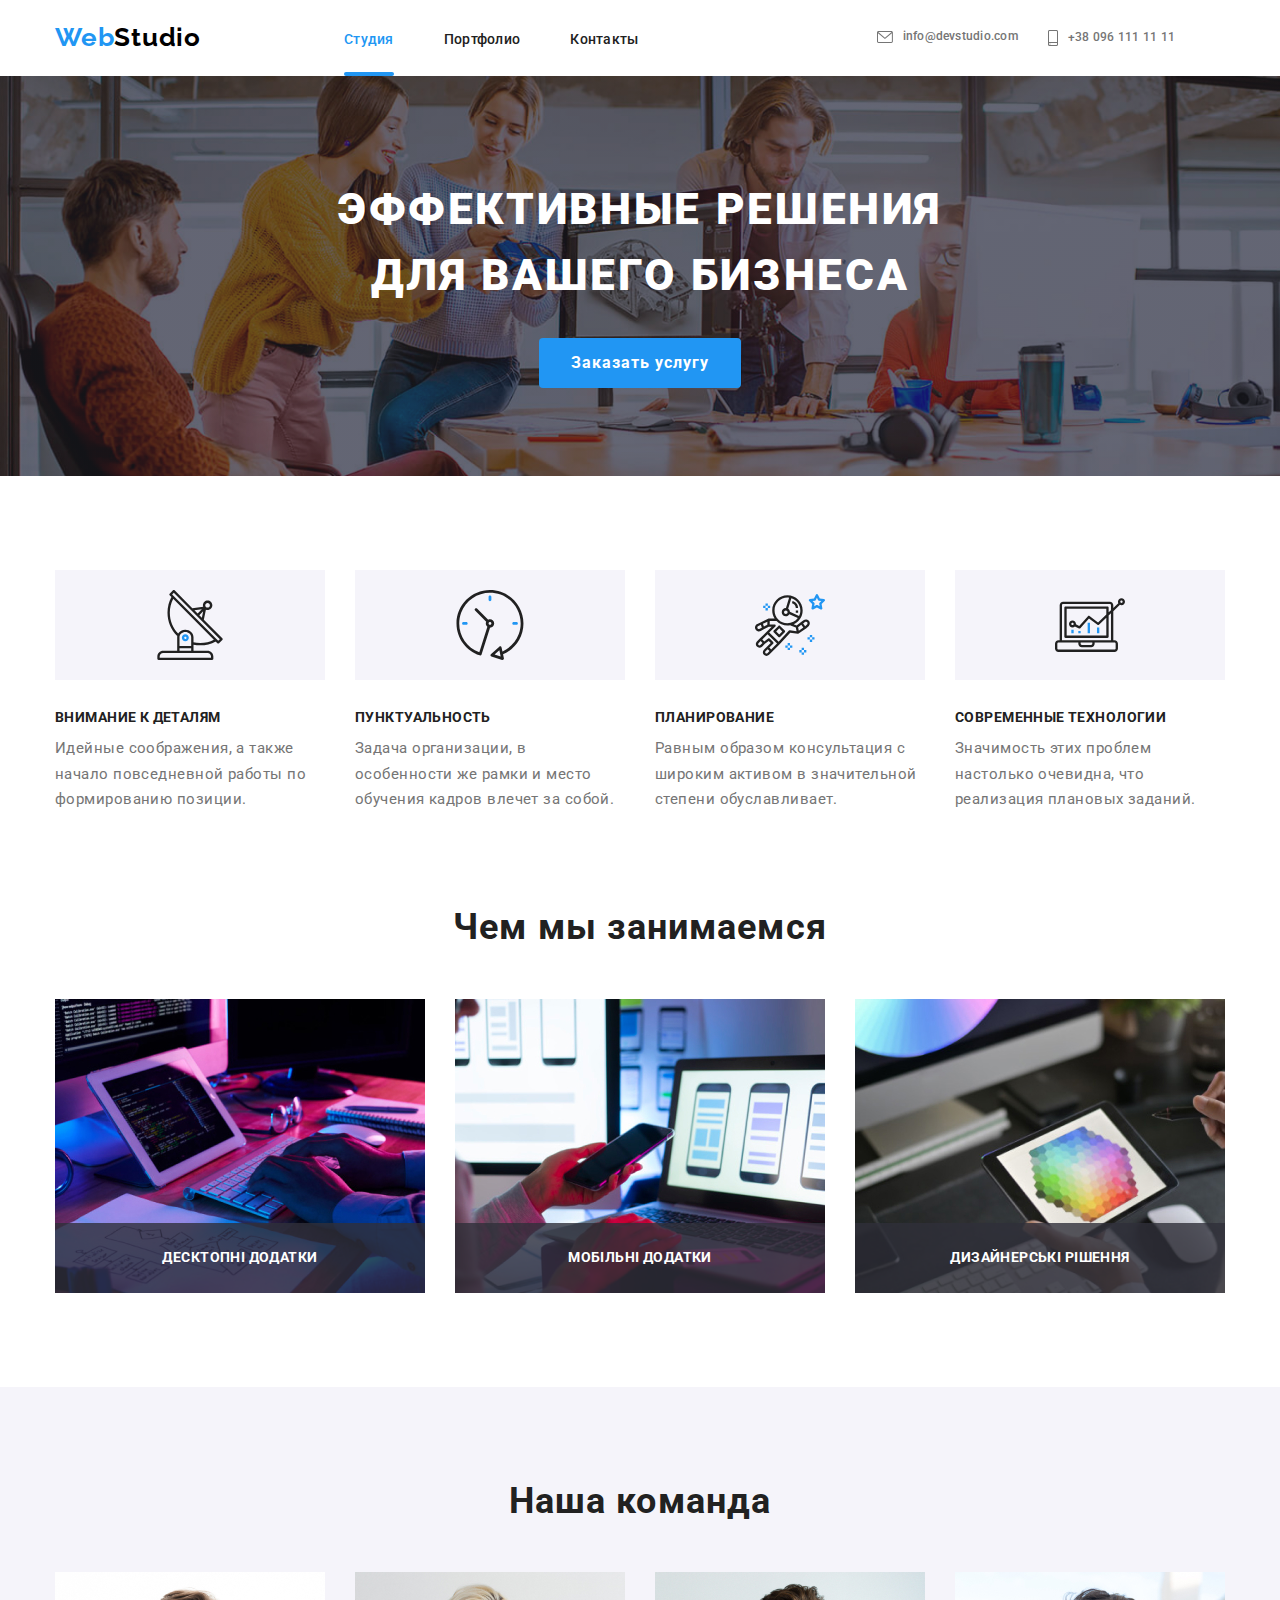
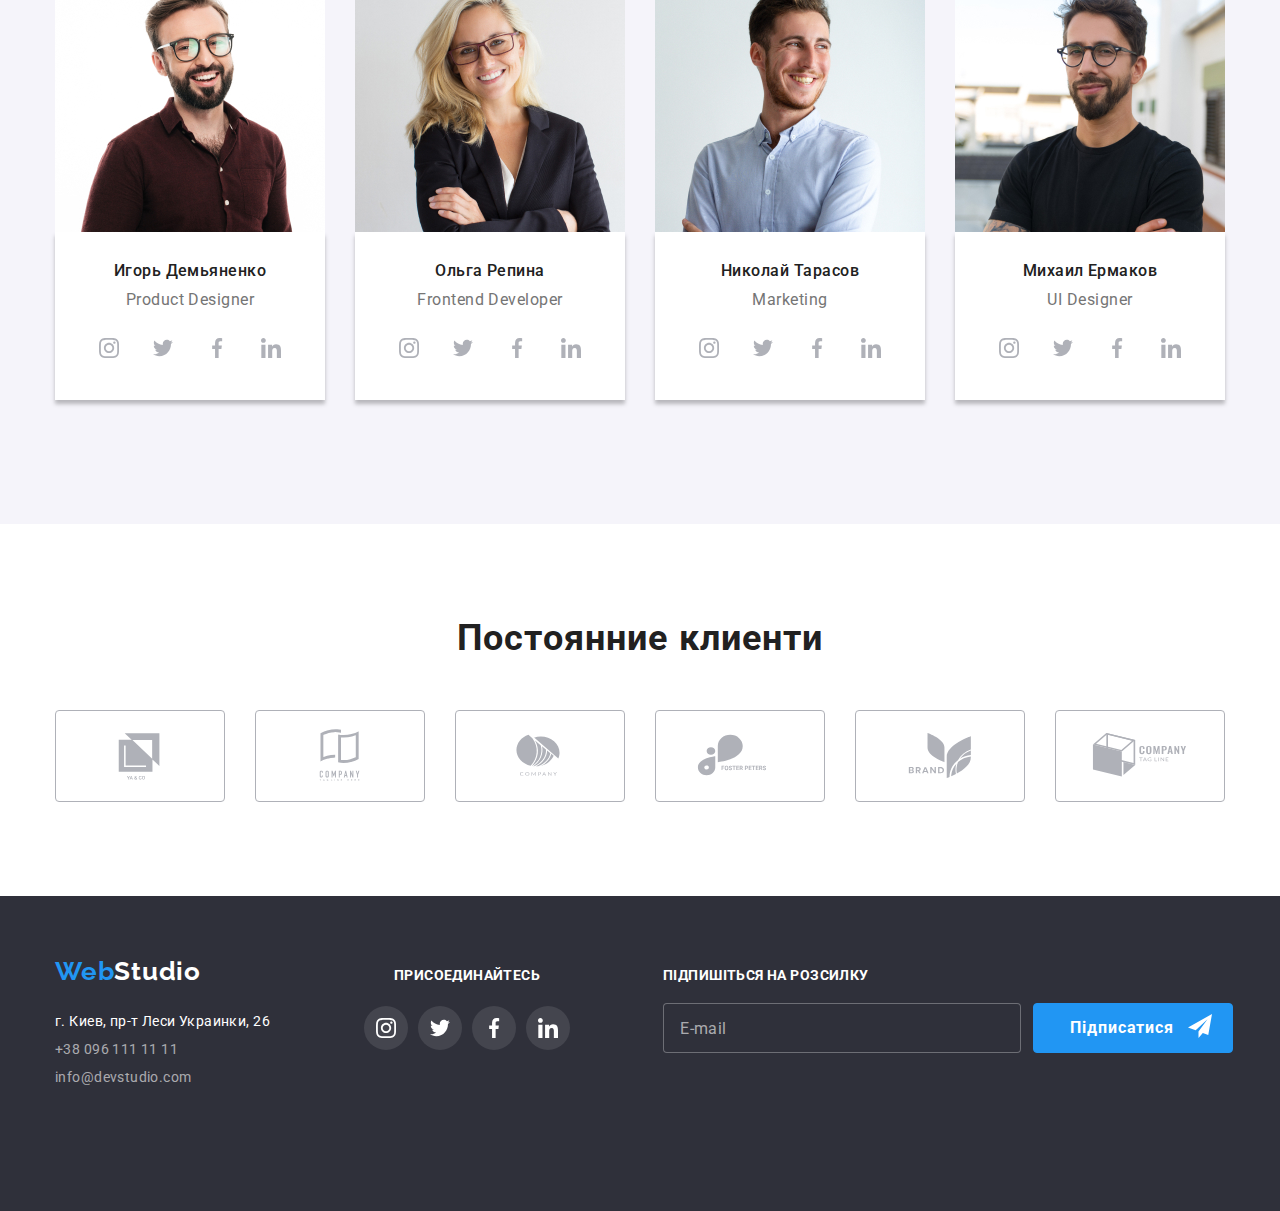
<file: index.html>
<!DOCTYPE html>
<html lang="ru">
	<head>
		<meta charset="UTF-8" />
		<meta http-equiv="X-UA-Compatible" content="IE=edge" />
		<meta name="viewport" content="width=device-width, initial-scale=1.0" />
		<title>Document</title>
		<link
			rel="stylesheet"
			href="https://cdnjs.cloudflare.com/ajax/libs/modern-normalize/1.1.0/modern-normalize.min.css"
		/>
		<link
			href="https://fonts.googleapis.com/css2?family=Raleway:wght@700&family=Roboto:wght@400;500;700;900&display=swap"
			rel="stylesheet"
		/>
		<link rel="stylesheet" href="./css/main.min.css" />
	</head>

	<body>
		<header class="header">
			<div class="container">
				<nav class="main-nav">
					<a href="./index.html" class="logo">
						Web
						<span class="logo-heard">Studio</span>
					</a>
					<ul class="site-nav list">
						<li class="item">
							<a class="site-nav-link current" href="./index.html"><span class="studio">Студия</span></a>
						</li>
						<li class="item">
							<a class="site-nav-link" href="./portfolio.html">Портфолио</a>
						</li>
						<li class="item">
							<a class="site-nav-link" href="">Контакты</a>
						</li>
					</ul>

					<!--Contacts-->
					<ul class="auth-nov list">
						<li class="item">
							<a href="mailto:info@devstudio.com" class="link-auth-now">
								<svg width="16px" height="12px" class="icon-contacts">
									<use href="./images/sprite.svg#icon-envelope-hover"></use>
								</svg>
								info@devstudio.com
							</a>
						</li>
						<li class="item">
							<a href="tel:+380961111111" class="link-auth-now">
								<svg width="10px" height="16px" class="icon-contacts">
									<use href="./images/sprite.svg#icon-smartphone"></use>
								</svg>
								+38 096 111 11 11
							</a>
						</li>
					</ul>
				</nav>
			</div>
			<button type="button" class="open-button">
				<svg width="40px" height="40px" class="marketing__icon">
					<use href="./images/sprite.svg#icon-menu_40px-1"></use>
				</svg>
			</button>
			<div class="mob-menu is-hidden">
				<button type="button" class="close-button">
					<svg width="18px" height="18px" class="mob-menu-icon">
						<use href="./images/sprite.svg#icon-close"></use>
					</svg>
				</button>
				<div class="container">
					<nav>
						<ul class="mob-nav list">
							<li class="mob-item">
								<a class="mob-nav-link" href="./index.html">Студия</a>
							</li>
							<li class="mob-item">
								<a class="mob-nav-link" href="./portfolio.html">Портфолио</a>
							</li>
							<li class="mob-item">
								<a class="mob-nav-link" href="#">Контакты</a>
							</li>
						</ul>
					</nav>
					<ul class="mob-contakts list">
						<li class="mob-contakts-item">
							<a href="tel:+380961111111" class="link-mob-contakts">+38 096 111 11 11</a>
						</li>
						<li class="mob-contakts-item">
							<a href="mailto:info@devstudio.com" class="link-mob-mail">info@devstudio.com</a>
						</li>
					</ul>
					<ul class="mob-soc list">
						<li><a class="mob-soc-link" href="">Instagram</a></li>
						<li><a class="mob-soc-link" href="">Twitter</a></li>
						<li><a class="mob-soc-link" href="">Facebook</a></li>
						<li><a class="mob-soc-link" href="">LinkedIn</a></li>
					</ul>
				</div>
			</div>
		</header>
		<main>
			<!--Zagolovok-->
			<section class="hero">
				<div class="container hero-location">
					<h1 class="hero-title">
						Эффективные решения
						<br />
						для вашего бизнеса
					</h1>
					<button data-modal-open type="button" class="hero-button">Заказать услугу</button>
				</div>
			</section>
			<!--Marketing-->

			<section class="section">
				<div class="container">
					<h2 class="marketing">Маркетинг</h2>
					<div>
						<ul class="marketing__list list">
							<li class="marketing__item">
								<div class="marketing__image">
									<svg width="70px" height="70px" class="marketing__icon">
										<use href="./images/sprite.svg#icon-antenna"></use>
									</svg>
								</div>
								<h3 class="marketing__title">Внимание к деталям</h3>
								<p class="marketing__text">
									Идейные соображения, а также начало повседневной работы по формированию позиции.
								</p>
							</li>

							<li class="marketing__item">
								<div class="marketing__image">
									<svg width="70px" height="70px" class="marketing__icon">
										<use href="./images/sprite.svg#icon-clock1"></use>
									</svg>
								</div>

								<h3 class="marketing__title">Пунктуальность</h3>
								<p class="marketing__text">
									Задача организации, в особенности же рамки и место обучения кадров влечет за собой.
								</p>
							</li>
							<li class="marketing__item">
								<div class="marketing__image">
									<svg width="70px" height="70px" class="marketing__icon">
										<use href="./images/sprite.svg#icon-astronaut"></use>
									</svg>
								</div>

								<h3 class="marketing__title">Планирование</h3>
								<p class="marketing__text">
									Равным образом консультация с широким активом в значительной степени обуславливает.
								</p>
							</li>
							<li class="marketing__item">
								<div class="marketing__image">
									<svg width="70px" height="70px" class="marketing__icon">
										<use href="./images/sprite.svg#icon-diagram"></use>
									</svg>
								</div>
								<h3 class="marketing__title">Современные технологии</h3>
								<p class="marketing__text">
									Значимость этих проблем настолько очевидна, что реализация плановых заданий.
								</p>
							</li>
						</ul>
					</div>
				</div>
			</section>

			<!--Aplication-->
			<section class="section__aplication">
				<div class="container">
					<h2 class="sections__title">Чем мы занимаемся</h2>
					<ul class="aplication__list list">
						<li>
							<div class="aplication__examples">
								<picture>
									<source
										srcset="./images/work-1-370.jpg 1x, /images/work-1-370@2x.jpg 2x"
										media="(min-width: 1200px)"
									/>
									<img src="./images/box1.jpg" alt="notebook" width="370" />
								</picture>
								<p class="aplication__title">Десктопні додатки</p>
							</div>
						</li>
						<li>
							<div class="aplication__examples">
								<picture>
									<source
										srcset="./images/work-2-370.jpg 1x, /images/work-2-370@2x.jpg 2x"
										media="(min-width: 1200px)"
									/>
									<img src="./images/box2.jpg" alt="telephone" width="370" />
								</picture>
								<p class="aplication__title">Мобільні додатки</p>
							</div>
						</li>
						<li>
							<div class="aplication__examples">
								<picture>
									<source
										srcset="./images/work-3-370.jpg 1x, /images/work-3-370@2x.jpg 2x"
										media="(min-width: 1200px)"
									/>
									<img src="./images/box3.jpg" alt="planshet" width="370" />
								</picture>

								<p class="aplication__title">Дизайнерські рішення</p>
							</div>
						</li>
					</ul>
				</div>
			</section>

			<!--Comanda-->
			<div class="comanda">
				<section class="section">
					<div class="container">
						<h2 class="sections__title">Наша команда</h2>
						<ul class="comanda__list list">
							<li class="comanda__paragraph">
								<picture>
									<source
										srcset="./images/team-one-270.jpg 1x, /images/team-one-270@2x.jpg 2x"
										media="(min-width: 1200px)"
									/>
									<source
										srcset="./images/team-one-354.jpg, ./images/team-one-354@2x.jpg 2x"
										media="(min-width: 768px)"
									/>
									<source
										srcset="./images/team-one-450.jpg 1x, ./images/team-one-450@2x.jpg 2x"
										media="(min-width: 320px)"
									/>
									<img src="./images/img1.jpg" alt="foto-Igor" width="270" />
								</picture>
								<div class="comanda__title">
									<h3 class="comanda__people">Игорь Демьяненко</h3>
									<p class="comanda__job">Product Designer</p>
									<ul class="social-network list">
										<li>
											<a class="social-network__link" href="#">
												<svg width="20px" height="20px" class="social-network__icon">
													<use href="./images/sprite.svg#icon-instagram"></use>
												</svg>
											</a>
										</li>
										<li>
											<a class="social-network__link" href="#">
												<svg width="20px" height="20px" class="social-network__icon">
													<use href="./images/sprite.svg#icon-twitter"></use>
												</svg>
											</a>
										</li>
										<li>
											<a class="social-network__link" href="#">
												<svg width="20px" height="20px" class="social-network__icon">
													<use href="./images/sprite.svg#icon-facebook"></use>
												</svg>
											</a>
										</li>
										<li>
											<a class="social-network__link" href="#">
												<svg width="20px" height="20px" class="social-network__icon">
													<use href="./images/sprite.svg#icon-linkedin"></use>
												</svg>
											</a>
										</li>
									</ul>
								</div>
							</li>
							<li class="comanda__paragraph">
								<picture>
									<source
										srcset="./images/team-two-270.jpg 1x, /images/team-two-270@2x.jpg 2x"
										media="(min-width: 1200px)"
									/>
									<source
										srcset="./images/team-two-354.jpg, ./images/team-two-354@2x.jpg 2x"
										media="(min-width: 768px)"
									/>
									<source
										srcset="./images/team-two-450.jpg 1x, ./images/team-two-450@2x.jpg 2x"
										media="(min-width: 320px)"
									/>
									<img src="./images/img2.jpg" alt="foto Olga" width="270" />
								</picture>

								<div class="comanda__title">
									<h3 class="comanda__people">Ольга Репина</h3>
									<p class="comanda__job">Frontend Developer</p>
									<ul class="social-network list">
										<li>
											<a class="social-network__link" href="#">
												<svg width="20px" height="20px" class="social-network__icon">
													<use href="./images/sprite.svg#icon-instagram"></use>
												</svg>
											</a>
										</li>
										<li>
											<a class="social-network__link" href="#">
												<svg width="20px" height="20px" class="social-network__icon">
													<use href="./images/sprite.svg#icon-twitter"></use>
												</svg>
											</a>
										</li>
										<li>
											<a class="social-network__link" href="#">
												<svg width="20px" height="20px" class="social-network__icon">
													<use href="./images/sprite.svg#icon-facebook"></use>
												</svg>
											</a>
										</li>
										<li>
											<a class="social-network__link" href="#">
												<svg width="20px" height="20px" class="social-network__icon">
													<use href="./images/sprite.svg#icon-linkedin"></use>
												</svg>
											</a>
										</li>
									</ul>
								</div>
							</li>
							<li class="comanda__paragraph">
								<picture>
									<source
										srcset="./images/team-three-270.jpg 1x, /images/team-three-270@2x.jpg 2x"
										media="(min-width: 1200px)"
									/>
									<source
										srcset="./images/team-three-354.jpg, ./images/team-three-354@2x.jpg 2x"
										media="(min-width: 768px)"
									/>
									<source
										srcset="./images/team-three-450.jpg 1x, ./images/team-three-450@2x.jpg 2x"
										media="(min-width: 320px)"
									/>
									<img src="./images/img3.jpg" alt="foto Mykola" width="270" />
								</picture>

								<div class="comanda__title">
									<h3 class="comanda__people">Николай Тарасов</h3>
									<p class="comanda__job">Marketing</p>
									<ul class="social-network list">
										<li>
											<a class="social-network__link" href="#">
												<svg width="20px" height="20px" class="social-network__icon">
													<use href="./images/sprite.svg#icon-instagram"></use>
												</svg>
											</a>
										</li>
										<li>
											<a class="social-network__link" href="#">
												<svg width="20px" height="20px" class="social-network__icon">
													<use href="./images/sprite.svg#icon-twitter"></use>
												</svg>
											</a>
										</li>
										<li>
											<a class="social-network__link" href="#">
												<svg width="20px" height="20px" class="social-network__icon">
													<use href="./images/sprite.svg#icon-facebook"></use>
												</svg>
											</a>
										</li>
										<li>
											<a class="social-network__link" href="#">
												<svg width="20px" height="20px" class="social-network__icon">
													<use href="./images/sprite.svg#icon-linkedin"></use>
												</svg>
											</a>
										</li>
									</ul>
								</div>
							</li>
							<li class="comanda__paragraph">
								<picture>
									<source
										srcset="./images/team-four-270.jpg 1x, /images/team-four-270@2x.jpg 2x"
										media="(min-width: 1200px)"
									/>
									<source
										srcset="./images/team-four-354.jpg, ./images/team-four-354@2x.jpg 2x"
										media="(min-width: 768px)"
									/>
									<source
										srcset="./images/team-four-450.jpg 1x, ./images/team-four-450@2x.jpg 2x"
										media="(min-width: 320px)"
									/>
									<img src="./images/img4.jpg" alt="foto Mykhailo" width="270" />
								</picture>

								<div class="comanda__title">
									<h3 class="comanda__people">Михаил Ермаков</h3>
									<p class="comanda__job">UI Designer</p>
									<ul class="social-network list">
										<li>
											<a class="social-network__link" href="#">
												<svg width="20px" height="20px" class="social-network__icon">
													<use href="./images/sprite.svg#icon-instagram"></use>
												</svg>
											</a>
										</li>
										<li>
											<a class="social-network__link" href="#">
												<svg width="20px" height="20px" class="social-network__icon">
													<use href="./images/sprite.svg#icon-twitter"></use>
												</svg>
											</a>
										</li>
										<li>
											<a class="social-network__link" href="#">
												<svg width="20px" height="20px" class="social-network__icon">
													<use href="./images/sprite.svg#icon-facebook"></use>
												</svg>
											</a>
										</li>
										<li>
											<a class="social-network__link" href="#">
												<svg width="20px" height="20px" class="social-network__icon">
													<use href="./images/sprite.svg#icon-linkedin"></use>
												</svg>
											</a>
										</li>
									</ul>
								</div>
							</li>
						</ul>
					</div>
				</section>
			</div>
			<!--Clients-->
			<section class="section">
				<div class="container">
					<h2 class="sections__title">Постoянние клиенти</h2>
					<ul class="regular-castomers list">
						<li class="regular-castomers__list">
							<a href="#" class="regular-castomers__link">
								<svg width="106px" height="60px" class="regular-castomers__icon">
									<use href="./images/sprite.svg#icon-Logo6"></use>
								</svg>
							</a>
						</li>
						<li class="regular-castomers__list">
							<a href="#" class="regular-castomers__link">
								<svg width="106px" height="60px" class="regular-castomers__icon">
									<use href="./images/sprite.svg#icon-Logo1"></use>
								</svg>
							</a>
						</li>
						<li class="regular-castomers__list">
							<a href="#" class="regular-castomers__link">
								<svg width="106px" height="60px" class="regular-castomers__icon">
									<use href="./images/sprite.svg#icon-Logo2"></use>
								</svg>
							</a>
						</li>
						<li class="regular-castomers__list">
							<a href="#" class="regular-castomers__link">
								<svg width="106px" height="60px" class="regular-castomers__icon">
									<use href="./images/sprite.svg#icon-Logo3"></use>
								</svg>
							</a>
						</li>
						<li class="regular-castomers__list">
							<a href="#" class="regular-castomers__link">
								<svg width="106px" height="60px" class="regular-castomers__icon">
									<use href="./images/sprite.svg#icon-Logo4"></use>
								</svg>
							</a>
						</li>
						<li class="regular-castomers__list">
							<a href="#" class="regular-castomers__link">
								<svg width="106px" height="60px" class="regular-castomers__icon">
									<use href="./images/sprite.svg#icon-Logo5"></use>
								</svg>
							</a>
						</li>
					</ul>
				</div>
			</section>
		</main>
		<!--Footer-->
		<footer class="footer">
			<div class="container footer-list">
				<div class="addressa">
					<div class="logo-location__footer">
						<a href="./index.html" class="logo logo-placing">
							Web
							<span class="logo-footer">Studio</span>
						</a>
					</div>
					<address class="adressa-location">
						<ul class="address list">
							<li class="address-link">
								<a href="https://goo.gl/maps/6LCCj1LBQkDtfGNh9" target="_blank" rel="noreferrer noopener" class="link">
									г. Киев, пр-т Леси Украинки, 26
								</a>
							</li>
							<li class="adress-link">
								<a href="tel:+380961111111" class="link"><span class="contact-link">+38 096 111 11 11</span></a>
							</li>
							<li class="adress-link">
								<a href="mailto:info@devstudio.com" class="link">
									<span class="contact-link">info@devstudio.com</span>
								</a>
							</li>
						</ul>
					</address>
				</div>

				<div class="soc-network">
					<h3 class="soc-network__title">ПРИСОЕДИНАЙТЕСЬ</h3>
					<ul class="soc-network__list list">
						<li>
							<a class="soc-network__link" href="#">
								<svg width="20px" height="20px" class="soc-network__icon">
									<use href="./images/sprite.svg#icon-instagram"></use>
								</svg>
							</a>
						</li>
						<li>
							<a class="soc-network__link" href="#">
								<svg width="20px" height="20px" class="soc-network__icon">
									<use href="./images/sprite.svg#icon-twitter"></use>
								</svg>
							</a>
						</li>
						<li>
							<a class="soc-network__link" href="#">
								<svg width="20px" height="20px" class="soc-network__icon">
									<use href="./images/sprite.svg#icon-facebook"></use>
								</svg>
							</a>
						</li>
						<li>
							<a class="soc-network__link" href="#">
								<svg width="20px" height="20px" class="soc-network__icon">
									<use href="./images/sprite.svg#icon-linkedin"></use>
								</svg>
							</a>
						</li>
					</ul>
				</div>

				<div class="mailing">
					<h3 class="mailing-title">Підпишіться на розсилку</h3>
					<div class="mailing-meil">
						<input type="email" class="mailing-list" name="user-email" placeholder="E-mail" id="user-email" />
						<button type="submit" class="mailing-button">
							<span>
								<svg width="24px" height="24px" class="button-mailing-icon">
									<use href="./images/sprite.svg#icon-icon-send-1"></use>
								</svg>
							</span>
							Підписатися
						</button>
					</div>
				</div>
			</div>
		</footer>

		<!--Modal -->
		<div class="backdrop is-hidden" data-modal>
			<div class="modal">
				<button data-modal-close type="button" class="modal-batton">
					<svg width="11px" height="11px" class="icon-modal">
						<use href="./images/sprite.svg#icon-close"></use>
					</svg>
				</button>
				<div class="modal-window">
					<p class="modal-title">Залиште свої дані, ми вам передзвонимо</p>

					<div class="modal-field">
						<label for="user-email" class="modal-label">Ім'я</label>
						<div class="input-wrap">
							<input type="text" class="input-modal" name="user name" />
							<svg class="input-icon" width="18" height="18">
								<use href="./images/sprite.svg#icon-person-black"></use>
							</svg>
						</div>
					</div>

					<div class="modal-field">
						<label for="user-email" class="modal-label">Телефон</label>
						<div class="input-wrap">
							<input type="text" class="input-modal" name="user tel" />
							<svg class="input-icon" width="18" height="18">
								<use href="./images/sprite.svg#icon-phone-black"></use>
							</svg>
						</div>
					</div>

					<div class="modal-field">
						<label for="user-email" class="modal-label">Пошта</label>
						<div class="input-wrap">
							<input type="text" class="input-modal" name="user mail" />
							<svg class="input-icon" width="18" height="18">
								<use href="./images/sprite.svg#icon-email-black"></use>
							</svg>
						</div>
					</div>
					<label for="user-text" class="modal-label">Коментар</label>
					<textarea name="user-text" id="user-text" class="input-text" placeholder="Введіть текст"></textarea>
					<div class="modal-check">
						<input type="checkbox" class="input-check visually-hidden" name="privacy" value="true" id="privacy" />
						<label for="privacy" class="check-text">
							<span class="icon-vector">
								<svg class="check-icon" width="16" height="15">
									<use href="./images/sprite.svg#icon-Vector-1"></use>
								</svg>
							</span>
							<span class="acsept-text">
								Погоджуюся з розсилкою та приймаю
								<span class="contract">Умови договору</span>
							</span>
						</label>
					</div>

					<button type="submit" class="button-sent">Відправити</button>
				</div>
			</div>
		</div>
		<script src="./js/modal.js"></script>
		<script src="./js/menu.js"></script>
	</body>
</html>
</file>
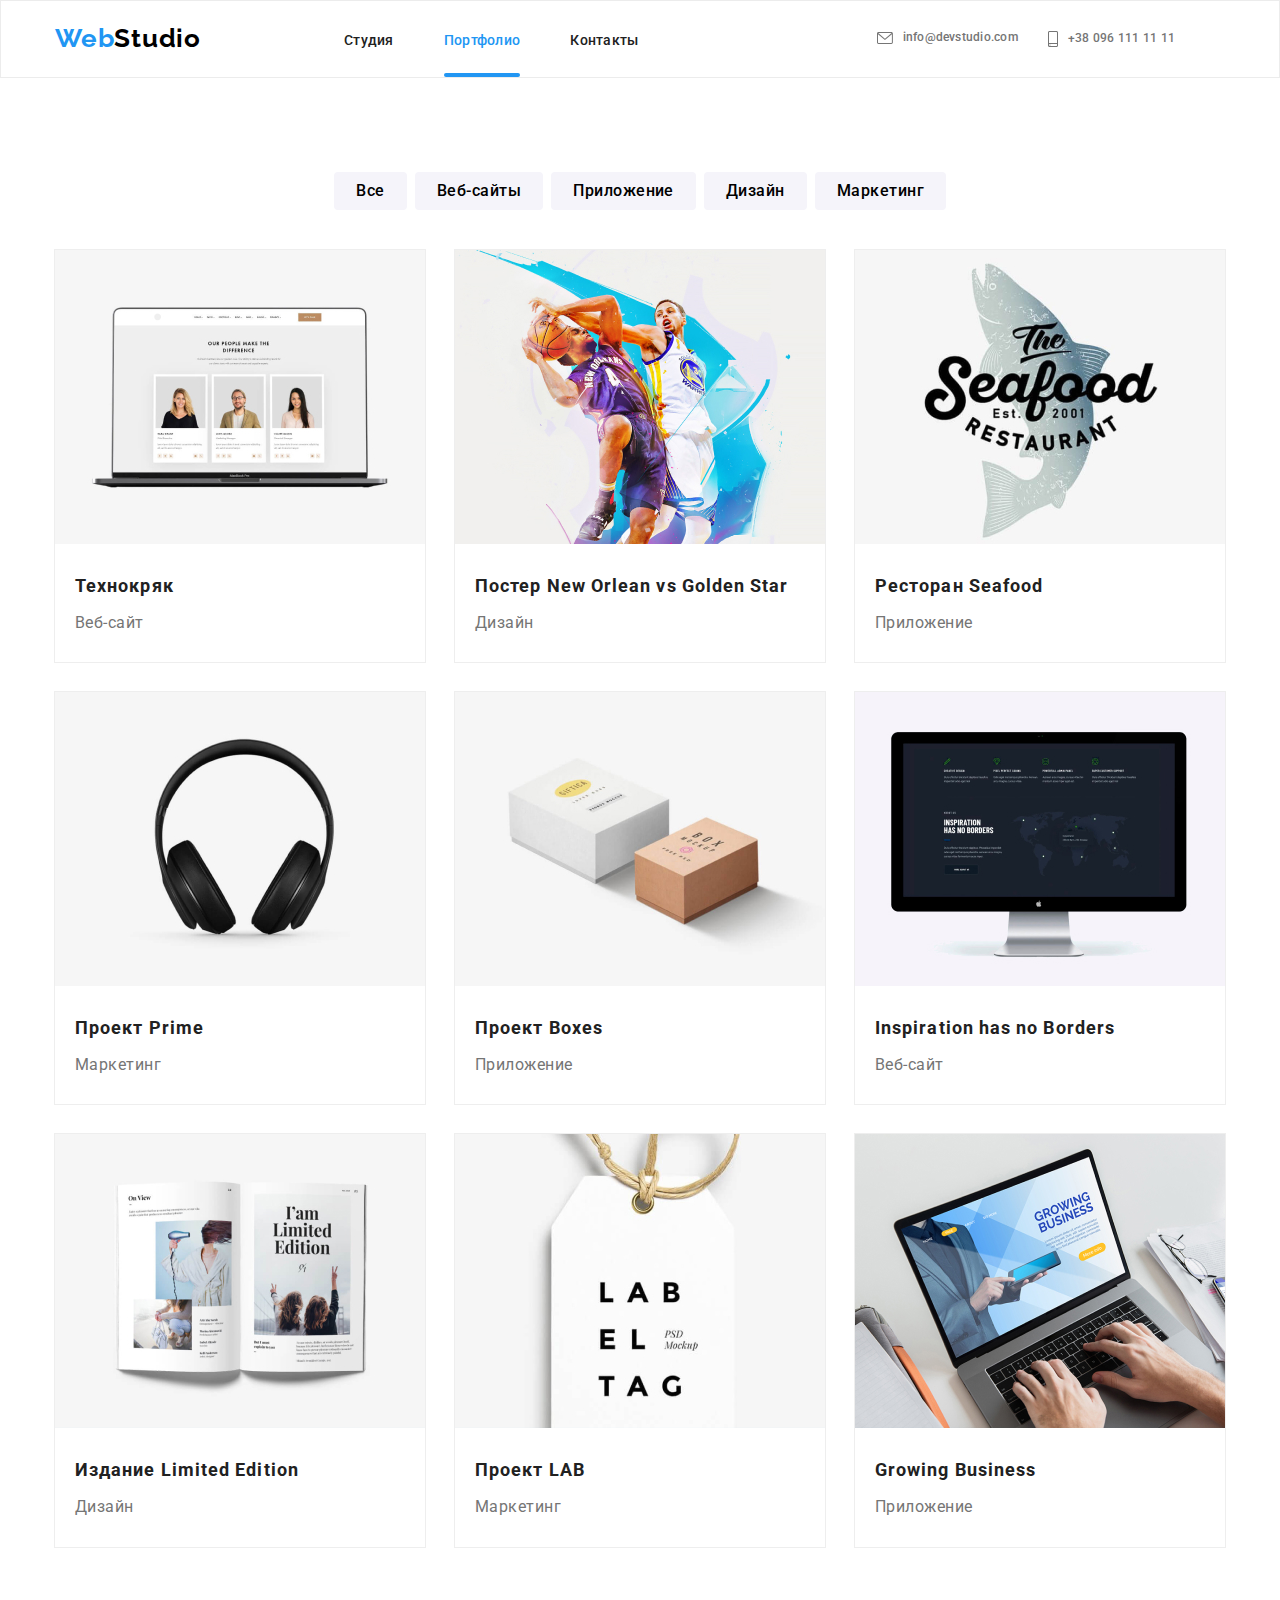
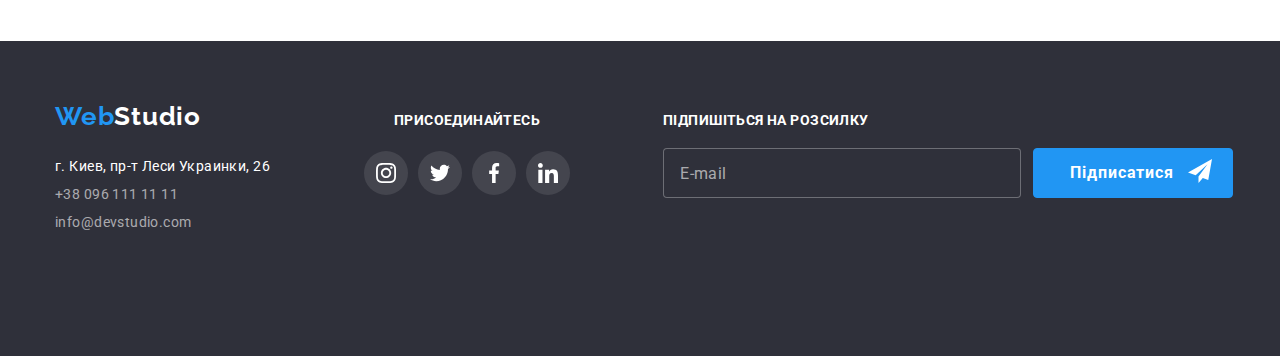
<file: portfolio.html>
<!DOCTYPE html>
<html lang="en">
	<head>
		<meta charset="UTF-8" />
		<meta http-equiv="X-UA-Compatible" content="IE=edge" />
		<meta name="viewport" content="width=device-width, initial-scale=1.0" />
		<title>Document</title>
		<link
			rel="stylesheet"
			href="https://cdnjs.cloudflare.com/ajax/libs/modern-normalize/1.1.0/modern-normalize.min.css"
		/>
		<link
			href="https://fonts.googleapis.com/css2?family=Raleway:wght@700&family=Roboto:wght@400;500;700;900&display=swap"
			rel="stylesheet"
		/>
		<link rel="stylesheet" href="./css/main.min.css" />
	</head>
	<body>
		<header class="header-portfolio">
			<div class="container">
				<nav class="main-nav">
					<a href="./index.html" class="logo">
						Web
						<span class="logo-heard">Studio</span>
					</a>
					<ul class="site-nav list">
						<li class="item">
							<a class="site-nav-link" href="./index.html">Студия</a>
						</li>
						<li class="item">
							<a class="site-nav-link current" href="./portfolio.html">
								<span class="portfolio-name">Портфолио</span>
							</a>
						</li>
						<li class="item"><a class="site-nav-link" href="">Контакты</a></li>
					</ul>
					<!--Contacts-->
					<ul class="auth-nov list">
						<li class="item"></li>
						<li class="item"></li>
						<li class="item">
							<a href="mailto:info@devstudio.com" class="link-auth-now">
								<svg width="16px" height="12px" class="icon-contacts">
									<use href="./images/sprite.svg#icon-envelope-hover"></use>
								</svg>
								info@devstudio.com
							</a>
						</li>
						<li class="item">
							<a href="tel:+380961111111" class="link-auth-now">
								<svg width="10px" height="16px" class="icon-contacts">
									<use href="./images/sprite.svg#icon-smartphone"></use>
								</svg>
								+38 096 111 11 11
							</a>
						</li>
					</ul>
				</nav>
				<button type="button" class="open-button">
					<svg width="40px" height="40px" class="marketing__icon">
						<use href="./images/sprite.svg#icon-menu_40px-1"></use>
					</svg>
				</button>
				<div class="mob-menu is-hidden">
				<button type="button" class="close-button">
					<svg width="18px" height="18px" class="mob-menu-icon">
						<use href="./images/sprite.svg#icon-close"></use>
					</svg>
				</button>
				<div class="container">
					<nav>
						<ul class="mob-nav list">
							<li class="mob-item">
								<a class="mob-nav-link" href="./index.html">Студия</a>
							</li>
							<li class="mob-item">
								<a class="mob-nav-link" href="./portfolio.html">Портфолио</a>
							</li>
							<li class="mob-item">
								<a class="mob-nav-link" href="#">Контакты</a>
							</li>
						</ul>
					</nav>
					<ul class="mob-contakts list">
						<li class="mob-contakts-item">
							<a href="tel:+380961111111" class="link-mob-contakts">+38 096 111 11 11</a>
						</li>
						<li class="mob-contakts-item">
							<a href="mailto:info@devstudio.com" class="link-mob-mail">info@devstudio.com</a>
						</li>
					</ul>
					<ul class="mob-soc list">
						<li><a class="mob-soc-link" href="">Instagram</a></li>
						<li><a class="mob-soc-link" href="">Twitter</a></li>
						<li><a class="mob-soc-link" href="">Facebook</a></li>
						<li><a class="mob-soc-link" href="">LinkedIn</a></li>
					</ul>
				</div>
			</div>
		</header>
		<!--Main-->
		<main>
			<section class="section">
				<div class="container">
					<h1 class="portfolio">Портфолио</h1>
					<ul class="portfolio-list list">
						<li class="button"><button type="button" class="portfolio-button">Все</button></li>
						<li class="button">
							<button type="button" class="portfolio-button">Веб-сайты</button>
						</li>
						<li class="button">
							<button type="button" class="portfolio-button">Приложение</button>
						</li>
						<li class="button"><button type="button" class="portfolio-button">Дизайн</button></li>
						<li class="button">
							<button type="button" class="portfolio-button">Маркетинг</button>
						</li>
					</ul>

					<ul class="examples-title list">
						<li class="examples-image">
							<div class="exampeles-cover">
								<picture>
									<source
										srcset="./images/portfolio-one-370.jpg 1x, ./images/portfolio-one-370@2x.jpg 2x"
										media="(min-width: 1200px)"
									/>
									<source
										srcset="./images/portfolio-one-354.jpg 1x, ./images/portfolio-one-354@2x.jpg 2x"
										media="(min-width: 768px)"
									/>
									<source
										srcset="./images/portfolio-one-450.jpg 1x, ./images/portfolio-one-450@2x.jpg 2x"
										media="(min-width: 320px)"
									/>
									<img
										src="./images/img5.jpg"
										alt="notebook with photo people"
										width="370"
										class="exampeles-cover-foto"
									/>
								</picture>
								<p class="examples-text">
									Ресурс предлагает комплексные предложения с разным уровнем функционала и сервисов. Все это позволит
									посетителю получить исчерпывающие сведения о компании или частном лице.
								</p>
							</div>
							<div class="examples-work-list">
								<h2 class="examples">Технокряк</h2>
								<p class="examples-work">Веб-сайт</p>
							</div>
						</li>
						<li class="examples-image">
							<div class="exampeles-cover">
								<picture>
									<source
										srcset="./images/portfolio-two-370.jpg 1x, ./images/portfolio-two-370@2x.jpg 2x"
										media="(min-width: 1200px)"
									/>
									<source
										srcset="./images/portfolio-two-354.jpg, ./images/portfolio-two-354@2x.jpg 2x"
										media="(min-width: 768px)"
									/>
									<source
										srcset="./images/portfolio-two-450.jpg, 1x, ./images/portfolio-two-450@2x.jpg, 2x"
										media="(min-width: 320px)"
									/>
									<img src="./images/img6.jpg" alt="game basketbool" width="370" class="exampeles-cover-foto" />
								</picture>
								<p class="examples-text">
									Ресурс предлагает комплексные предложения с разным уровнем функционала и сервисов. Все это позволит
									посетителю получить исчерпывающие сведения о компании или частном лице.
								</p>
							</div>
							<div class="examples-work-list">
								<h2 class="examples">Постер New Orlean vs Golden Star</h2>
								<p class="examples-work">Дизайн</p>
							</div>
						</li>

						<li class="examples-image">
							<div class="exampeles-cover">
								<picture>
									<source
										srcset="./images/portfolio-three-370.jpg 1x, ./images/portfolio-three-370@2x.jpg 2x"
										media="(min-width: 1200px)"
									/>
									<source
										srcset="./images/portfolio-three-354.jpg, ./images/portfolio-three-354@2x.jpg 2x"
										media="(min-width: 768px)"
									/>
									<source
										srcset="./images/portfolio-three-450.jpg, 1x, ./images/portfolio-three-450@2x.jpg, 2x"
										media="(min-width: 320px)"
									/>
									<img src="./images/img7.jpg" alt="fish" width="370" class="exampeles-cover-foto" />
								</picture>

								<p class="examples-text">
									Ресурс предлагает комплексные предложения с разным уровнем функционала и сервисов. Все это позволит
									посетителю получить исчерпывающие сведения о компании или частном лице.
								</p>
							</div>
							<div class="examples-work-list">
								<h2 class="examples">Ресторан Seafood</h2>
								<p class="examples-work">Приложение</p>
							</div>
						</li>

						<li class="examples-image">
							<div class="exampeles-cover">
								<picture>
									<source
										srcset="./images/portfolio-four-370.jpg 1x, ./images/portfolio-four-370@2x.jpg 2x"
										media="(min-width: 1200px)"
									/>
									<source
										srcset="./images/portfolio-four-354.jpg, ./images/portfolio-four-354@2x.jpg 2x"
										media="(min-width: 768px)"
									/>
									<source
										srcset="./images/portfolio-four-450.jpg, 1x, ./images/portfolio-four-450@2x.jpg, 2x"
										media="(min-width: 320px)"
									/>
									<img src="./images/img8.jpg" alt="headphone" width="370" class="exampeles-cover-foto" />
								</picture>

								<p class="examples-text">
									Ресурс предлагает комплексные предложения с разным уровнем функционала и сервисов. Все это позволит
									посетителю получить исчерпывающие сведения о компании или частном лице.
								</p>
							</div>
							<div class="examples-work-list">
								<h2 class="examples">Проект Prime</h2>
								<p class="examples-work">Маркетинг</p>
							</div>
						</li>

						<li class="examples-image">
							<div class="exampeles-cover">
								<picture>
									<source
										srcset="./images/portfolio-five-370.jpg 1x, ./images/portfolio-five-370@2x.jpg 2x"
										media="(min-width: 1200px)"
									/>
									<source
										srcset="./images/portfolio-five-354.jpg, ./images/portfolio-five-354@2x.jpg 2x"
										media="(min-width: 768px)"
									/>
									<source
										srcset="./images/portfolio-five-450.jpg, 1x, ./images/portfolio-five-450@2x.jpg, 2x"
										media="(min-width: 320px)"
									/>
									<img src="./images/img9.jpg" alt="box" width="370" class="exampeles-cover-foto" />
								</picture>

								<p class="examples-text">
									Ресурс предлагает комплексные предложения с разным уровнем функционала и сервисов. Все это позволит
									посетителю получить исчерпывающие сведения о компании или частном лице.
								</p>
							</div>
							<div class="examples-work-list">
								<h2 class="examples">Проект Boxes</h2>
								<p class="examples-work">Приложение</p>
							</div>
						</li>

						<li class="examples-image">
							<div class="exampeles-cover">
								<picture>
									<source
										srcset="./images/portfolio-six-370.jpg, 1x, ./images/portfolio-six-370@2x.jpg 2x"
										media="(min-width: 1200px)"
									/>
									<source
										srcset="./images/portfolio-six-354.jpg, 1x ./images/portfolio-six-354@2x.jpg 2x"
										media="(min-width: 768px)"
									/>
									<source
										srcset="./images/portfolio-six-450.jpg, 1x, ./images/portfolio-six-450@2x.jpg 2x"
										media="(min-width: 320px)"
									/>
									<img src="./images/img10.jpg" alt="monitor apple" width="370" class="exampeles-cover-foto" />
								</picture>

								<p class="examples-text">
									Ресурс предлагает комплексные предложения с разным уровнем функционала и сервисов. Все это позволит
									посетителю получить исчерпывающие сведения о компании или частном лице.
								</p>
							</div>
							<div class="examples-work-list">
								<h2 class="examples">Inspiration has no Borders</h2>
								<p class="examples-work">Веб-сайт</p>
							</div>
						</li>
						<li class="examples-image">
							<div class="exampeles-cover">
								<picture>
									<source
										srcset="./images/portfolio-seven-370.jpg 1x, ./images/portfolio-seven-370@2x.jpg 2x"
										media="(min-width: 1200px)"
									/>
									<source
										srcset="./images/portfolio-seven-354.jpg, ./images/portfolio-seven-354@2x.jpg 2x"
										media="(min-width: 768px)"
									/>
									<source
										srcset="./images/portfolio-seven-450.jpg, 1x, ./images/portfolio-seven-450@2x.jpg, 2x"
										media="(min-width: 320px)"
									/>
									<img src="./images/img11.jpg" alt="book" width="370" class="exampeles-cover-foto" />
								</picture>

								<p class="examples-text">
									Ресурс предлагает комплексные предложения с разным уровнем функционала и сервисов. Все это позволит
									посетителю получить исчерпывающие сведения о компании или частном лице.
								</p>
							</div>
							<div class="examples-work-list">
								<h2 class="examples">Издание Limited Edition</h2>
								<p class="examples-work">Дизайн</p>
							</div>
						</li>
						<li class="examples-image">
							<div class="exampeles-cover">
								<picture>
									<source
										srcset="./images/portfolio-eight-370.jpg 1x, ./images/portfolio-eight-370@2x.jpg 2x"
										media="(min-width: 1200px)"
									/>
									<source
										srcset="./images/portfolio-eight-354.jpg, ./images/portfolio-eight-354@2x.jpg 2x"
										media="(min-width: 768px)"
									/>
									<source
										srcset="./images/portfolio-eight-450.jpg, 1x, ./images/portfolio-eight-450@2x.jpg, 2x"
										media="(min-width: 320px)"
									/>
									<img src="./images/img12.jpg" alt="label" width="370" class="exampeles-cover-foto" />
								</picture>

								<p class="examples-text">
									Ресурс предлагает комплексные предложения с разным уровнем функционала и сервисов. Все это позволит
									посетителю получить исчерпывающие сведения о компании или частном лице.
								</p>
							</div>
							<div class="examples-work-list">
								<h2 class="examples">Проект LAB</h2>
								<p class="examples-work">Маркетинг</p>
							</div>
						</li>
						<li class="examples-image">
							<div class="exampeles-cover">
								<picture>
									<source
										srcset="./images/portfolio-nine-370.jpg 1x, ./images/portfolio-nine-370@2x.jpg 2x"
										media="(min-width: 1200px)"
									/>
									<source
										srcset="./images/portfolio-nine-354.jpg, ./images/portfolio-nine-354@2x.jpg 2x"
										media="(min-width: 768px)"
									/>
									<source
										srcset="./images/portfolio-nine-450.jpg, 1x, ./images/portfolio-nine-450@2x.jpg, 2x"
										media="(min-width: 320px)"
									/>
									<img src="./images/img13.jpg" alt="notebook with hands" width="370" class="exampeles-cover-foto" />
								</picture>

								<p class="examples-text">
									Ресурс предлагает комплексные предложения с разным уровнем функционала и сервисов. Все это позволит
									посетителю получить исчерпывающие сведения о компании или частном лице.
								</p>
							</div>
							<div class="examples-work-list">
								<h2 class="examples">Growing Business</h2>
								<p class="examples-work">Приложение</p>
							</div>
						</li>
					</ul>
				</div>
			</section>
		</main>
		<!--Futter-->
		<footer class="footer">
			<div class="container footer-list">
				<div class="addressa">
					<div class="logo-location__footer">
						<a href="./index.html" class="logo logo-placing">
							Web
							<span class="logo-footer">Studio</span>
						</a>
					</div>
					<address class="adressa-location">
						<ul class="address list">
							<li class="address-link">
								<a href="https://goo.gl/maps/6LCCj1LBQkDtfGNh9" target="_blank" rel="noreferrer noopener" class="link">
									г. Киев, пр-т Леси Украинки, 26
								</a>
							</li>
							<li class="adress-link">
								<a href="tel:+380961111111" class="link"><span class="contact-link">+38 096 111 11 11</span></a>
							</li>
							<li class="adress-link">
								<a href="mailto:info@devstudio.com" class="link">
									<span class="contact-link">info@devstudio.com</span>
								</a>
							</li>
						</ul>
					</address>
				</div>

				<div class="soc-network">
					<h3 class="soc-network__title">ПРИСОЕДИНАЙТЕСЬ</h3>
					<ul class="soc-network__list list">
						<li>
							<a class="soc-network__link" href="#">
								<svg width="20px" height="20px" class="soc-network__icon">
									<use href="./images/sprite.svg#icon-instagram"></use>
								</svg>
							</a>
						</li>
						<li>
							<a class="soc-network__link" href="#">
								<svg width="20px" height="20px" class="soc-network__icon">
									<use href="./images/sprite.svg#icon-twitter"></use>
								</svg>
							</a>
						</li>
						<li>
							<a class="soc-network__link" href="#">
								<svg width="20px" height="20px" class="soc-network__icon">
									<use href="./images/sprite.svg#icon-facebook"></use>
								</svg>
							</a>
						</li>
						<li>
							<a class="soc-network__link" href="#">
								<svg width="20px" height="20px" class="soc-network__icon">
									<use href="./images/sprite.svg#icon-linkedin"></use>
								</svg>
							</a>
						</li>
					</ul>
				</div>

				<div class="mailing">
					<h3 class="mailing-title">Підпишіться на розсилку</h3>
					<div class="mailing-meil">
						<input type="email" class="mailing-list" name="user-email" placeholder="E-mail" id="user-email" />
						<button type="submit" class="mailing-button">
							<span>
								<svg width="24px" height="24px" class="button-mailing-icon">
									<use href="./images/sprite.svg#icon-icon-send-1"></use>
								</svg>
							</span>
							Підписатися
						</button>
					</div>
				</div>
			</div>
		</footer>
		<script src="./js/modal.js"></script>
		<script src="./js/menu.js"></script>
	</body>
</html>
</file>
<file: css/main.min.css>
body{font-family:Roboto,sans-serif}.list{list-style:none;margin:0;padding:0}.section{padding-top:60px;padding-bottom:60px}@media screen and (min-width: 1200px){.section{padding-top:94px;padding-bottom:94px}}img{display:block;width:100%;height:auto;max-width:100%}.container{margin-left:auto;margin-right:auto;padding-right:15px;padding-left:15px;max-width:100%}@media screen and (min-width: 480px){.container{width:448px}}@media screen and (min-width: 768px){.container{width:720px}}@media screen and (min-width: 1200px){.container{width:1200px}}.sections__title{color:var(--title-text-color);font-size:28px;font-weight:700;line-height:1.14;letter-spacing:.03em;text-align:center;margin-bottom:30px;margin-top:0px;text-align:center}@media screen and (min-width: 1200px){.sections__title{font-size:36px;font-weight:700;line-height:1.16;letter-spacing:.03em;margin-bottom:50px}}.logo,.logo-footer,.logo-heard{font-size:26px;font-weight:700;line-height:1.2;letter-spacing:.03em;text-decoration:none;font-family:Raleway,sans-serif}.logo{color:var(--accent-color);padding-top:16px;padding-bottom:16px}@media screen and (min-width: 768px){.logo{display:flex;justify-content:center;padding-top:0px;padding-bottom:0px;padding-top:26px;padding-bottom:26px}}@media screen and (min-width: 1200px){.logo{padding-top:0px;padding-bottom:0px;margin-right:93px}}.logo-footer{color:var(--white-color)}.logo-heard{color:#000}.logo-location__footer{padding-bottom:20px;text-align:center}@media screen and (min-width: 1200px){.logo-location__footer{padding-bottom:20px;text-align:start}}.logo-placing{margin:0 px;padding-bottom:0px;padding-top:0px}.footer{background-color:var(--hero-futter-color);padding-top:60px;padding-bottom:60px}.footer-list{display:flex;flex-direction:column;align-items:center}@media screen and (min-width: 768px){.footer-list{display:flex;flex-direction:row;justify-content:space-around;flex-wrap:wrap}}@media screen and (min-width: 1200px){.footer-list{display:flex;align-items:baseline;flex-wrap:nowrap;margin:auto}}.marketing{margin:0px;font-size:0px}.marketing__list{display:flex;flex-wrap:wrap;gap:30px}.marketing__image{display:flex;background-color:#f5f4fa;width:100%;height:110px;justify-content:center;align-items:center;margin-bottom:30px}.marketing__title{font-size:14px;font-weight:700;line-height:1.14;letter-spacing:.03em;text-align:center;text-transform:uppercase;color:var(--title-text-color);margin-top:0px;margin-bottom:10px}.marketing__text{width:100%;color:var(--primary-text-color);font-size:15px;line-height:1.71;letter-spacing:.03em;margin-bottom:0px;margin-top:0px}.marketing-icon{display:flex;justify-content:center;align-items:center}@media screen and (min-width: 768px){.marketing__list .marketing__item{width:calc((100% - 30px)/2);display:flex;flex-wrap:wrap;align-items:flex-start}}@media screen and (min-width: 1200px){.marketing__list .marketing__item{width:calc((100% - 90px)/4)}}.section__aplication{display:none;padding-top:0px}@media screen and (min-width: 1200px){.section__aplication{display:contents}}.aplication__list{display:flex;flex-wrap:wrap;gap:30px;margin-bottom:94px}.aplication__title{display:flex;position:absolute;font-size:14px;font-weight:700;line-height:1.14;letter-spacing:.03em;color:#fff;text-transform:uppercase;padding:27px 0px;margin:0px;width:370px;height:70px;justify-content:center;align-content:center;bottom:0px;background-color:rgba(47,48,58,.8)}.aplication__examples{position:relative}.comanda{background-color:#f5f4fa}.comanda__paragraph{background-color:#fff}.comanda__people{color:var(--title-text-color);font-size:16px;font-weight:500;line-height:1.18;letter-spacing:.03em;margin-bottom:0px;text-align:center;margin-top:0px}.comanda__title{padding-top:30px;padding-bottom:30px;box-shadow:0px 4px 4px 0px rgba(0,0,0,.25)}.comanda__title .social-network{display:flex;margin-top:16px;justify-content:center;gap:10px;padding-left:30px;padding-right:30px}.comanda__job{color:var(--primary-text-color);font-size:16px;line-height:1.18;letter-spacing:.03em;margin-top:10px;text-align:center;margin-bottom:0px}@media screen and (min-width: 768px){.comanda__list{display:flex;flex-wrap:wrap;gap:30px}}@media screen and (min-width: 1200px){.comanda__list{display:flex;gap:30px}}.comanda__paragraph{margin-bottom:30px}.comanda__paragraph:last-child{margin-bottom:auto}@media screen and (min-width: 768px){.comanda__paragraph{width:calc((100% - 30px)/2)}}@media screen and (min-width: 1200px){.comanda__paragraph{width:calc((100% - 90px)/4)}}.social-network .social-network__link{display:flex;width:44px;height:44px;align-items:center;justify-content:center;border-radius:50%;padding:12px;background-color:#fff;transition:250ms;transition-timing-function:cubic-bezier(0.4, 0, 0.2, 1)}.social-network .social-network__link:hover,.social-network .social-network__link:focus{background-color:var(--accent-color)}.social-network__icon{display:flex;fill:#afb1b8;justify-content:center;align-items:center;transition:250ms;transition-timing-function:cubic-bezier(0.4, 0, 0.2, 1)}.social-network .social-network__link:focus .social-network__icon,.social-network .social-network__link:hover .social-network__icon{fill:#fff}.regular-castomers{display:flex;flex-wrap:wrap;justify-content:center;gap:30px}@media screen and (min-width: 320px){.regular-castomers .regular-castomers__list{width:calc((100% - 30px)/2)}}@media screen and (min-width: 320px)and (min-width: 768px){.regular-castomers .regular-castomers__list{width:calc((100% - 60px)/3)}}@media screen and (min-width: 320px)and (min-width: 1200px){.regular-castomers .regular-castomers__list{width:calc((100% - 150px)/6)}}.regular-castomers__list .regular-castomers__link{display:flex;width:100%;height:92px;border:1px solid #afb1b8;border-radius:4px;justify-content:center;align-items:center;transition:250ms;transition-timing-function:cubic-bezier(0.4, 0, 0.2, 1)}.regular-castomers .regular-castomers__list .regular-castomers__link:hover{fill:var(--accent-color);border-color:var(--accent-color)}.regular-castomers .regular-castomers__list .regular-castomers__link:hover :focus{fill:var(--accent-color);border-color:var(--accent-color)}.regular-castomers__icon{display:flex;fill:#afb1b8;transition:250ms;transition-timing-function:cubic-bezier(0.4, 0, 0.2, 1)}.regular-castomers .regular-castomers__link:hover .regular-castomers__icon,.regular-castomers .regular-castomers__link:hover .regular-castomers__icon{fill:var(--accent-color);border-color:var(--accent-color)}.header-portfolio{border:1px solid var(--header-backgraund-color)}.portfolio-button{font-family:inherit;font-size:16px;font-weight:500;line-height:1.6;letter-spacing:.03em;cursor:pointer;text-align:center;background-color:#f5f4fa;padding:6px 22px;min-width:73px;border-radius:4px;border:#f5f4fa;transition:250ms;transition-timing-function:cubic-bezier(0.4, 0, 0.2, 1)}.portfolio-button:hover,.portfolio-button:focus{color:var(--white-color);background-color:var(--accent-color);box-shadow:0px 4px 4px 0px rgba(0,0,0,.25)}.portfolio-list{display:flex;flex-wrap:wrap;margin-bottom:40px;justify-content:start;gap:8px}@media screen and (min-width: 768px){.portfolio-list{display:flex;flex-wrap:nowrap;justify-content:center;margin-bottom:40px}}.examples{color:var(--title-text-color);font-size:18px;font-weight:700;line-height:2;letter-spacing:.06em;margin:0px}.examples-work{color:var(--primary-text-color);font-size:16px;line-height:1.9;letter-spacing:.03em;margin-top:4px;margin-bottom:0px}.portfolio{margin:0px;font-size:0px}@media screen and (min-width: 768px){.examples-title{display:flex;flex-wrap:wrap;gap:30px}}@media screen and (min-width: 1200px){.examples-title{display:flex;flex-wrap:wrap;gap:30px;margin:auto}}.examples-image{outline:1px solid #eee;margin-bottom:30px;transition:250ms;transition-timing-function:cubic-bezier(0.4, 0, 0.2, 1)}.examples-image:hover{box-shadow:0px 4px 4px 0px rgba(0,0,0,.25)}@media screen and (min-width: 768px){.examples-image{margin-bottom:0px}}@media screen and (min-width: 768px)and (min-width: 1200px){.examples-image{margin-bottom:0px}}.examples-image:last-child{margin-bottom:0px}@media screen and (min-width: 768px){.examples-image:last-child{margin-bottom:auto}}@media screen and (min-width: 768px){.examples-image{width:calc((100% - 30px)/2)}}@media screen and (min-width: 1200px){.examples-image{width:calc((100% - 60px)/3)}}.exampeles-cover-foto{display:block}.exampeles-cover{position:relative;overflow:hidden}.examples-text{position:absolute;color:#fff;font-size:18px;line-height:1.5;letter-spacing:.03em;margin:auto;transform:translateY(100%);height:100%;max-width:100%;background-color:var(--accent-color);top:0;left:0;padding:63px 24px;transition:250ms;transition-timing-function:cubic-bezier(0.4, 0, 0.2, 1)}.exampeles-cover:hover .examples-text,.exampeles-cover:focus .examples-text{transform:translateY(0%)}.examples-work-list{padding:24px 20px}.backdrop{position:fixed;width:100%;height:100%;background-color:rgba(0,0,0,.2);top:0;right:0;opacity:1;margin-top:100px;z-index:1;transition:250ms;transition-timing-function:cubic-bezier(0.4, 0, 0.2, 1)}.modal{width:450px;background-color:#fff;position:absolute;top:40%;left:50%;transform:translate(-50%, -50%);box-shadow:0px 4px 4px rgba(0,0,0,.25);border-radius:4px;padding:40px;transition:250ms;transition-timing-function:cubic-bezier(0.4, 0, 0.2, 1)}@media screen and (min-width: 768px){.modal{top:50%}}@media screen and (min-width: 1200px){.modal{width:528px;height:581px;top:50%}}.backdrop.is-hidden{opacity:0;pointer-events:none;visibility:hidden}.icon-modal{display:flex;width:30px;height:30px;padding:3px 4px;align-items:center;justify-content:center;border-radius:50%;background-color:#fff;border:1px solid rgba(0,0,0,.1);transition:250ms;transition-timing-function:cubic-bezier(0.4, 0, 0.2, 1)}.icon-modal:focus .icon-modal{fill:var(--accent-color)}.modal-batton{position:absolute;background-color:#fff;border:#fff;padding:0px;right:8px;top:8px}.modal-title{font-size:20px;font-weight:700;line-height:1.15;letter-spacing:.03em;text-align:center;color:#212121;align-items:center;margin-bottom:12px}.modal-field{margin-bottom:10px}.input-modal{width:100%;height:40px;border-radius:4px;border:1px solid rgba(33,33,33,.2);outline:none;padding-left:42px;transition:250ms;transition-timing-function:cubic-bezier(0.4, 0, 0.2, 1)}.input-modal:focus{border:1px solid var(--accent-color)}.input-icon{position:absolute;left:12px;top:50%;transform:translateY(-50%);transition:250ms;transition-timing-function:cubic-bezier(0.4, 0, 0.2, 1)}.input-modal:focus+.input-icon{fill:var(--accent-color)}.input-wrap{position:relative}.input-text{width:100%;height:120px;border-radius:4px;border:1px solid rgba(33,33,33,.2);padding:12px 16px;outline:none;resize:none;color:#757575}.input-text:focus{border:1px solid var(--accent-color)}.input-text:focus:placeholder{font-size:12px;line-height:1.1;letter-spacing:.03em;color:rgba(117,117,117,.5);padding-top:12px}.icon-vector{width:16px;height:15px;border:2px solid #212121;display:flex;align-items:center;justify-content:center;margin-right:7px;transition:250ms;transition-timing-function:cubic-bezier(0.4, 0, 0.2, 1)}.input-check:checked+.check-text .icon-vector{fill:#fff}.input-check:checked+.check-text>.input-check:checked+.check-text .icon-vector{background-color:#2196f3;border:rgba(0,0,0,0)}.check-text{display:flex;align-items:center}.modal-label{font-size:12px;line-height:1.1;letter-spacing:.01em;color:#757575;margin-bottom:4px}.check-icon{fill:rgba(0,0,0,0);transition:250ms;transition-timing-function:cubic-bezier(0.4, 0, 0.2, 1)}.button-sent{display:block;width:200px;height:50px;display:flex;font-size:12px;font-weight:700;line-height:1.8;letter-spacing:.06em;align-items:center;background-color:var(--accent-color);padding:10px 52px;border-radius:4px;border:var(--accent-color);color:#fff;margin:auto;transition:250ms;transition-timing-function:cubic-bezier(0.4, 0, 0.2, 1)}.button-sent:focus{box-shadow:0px 4px 4px 0px rgba(0,0,0,.25)}.acsept-text{font-size:12px;line-height:2;letter-spacing:.03em;color:#757575;margin:auto}@media screen and (min-width: 1200px){.acsept-text{font-size:14px;line-height:2;letter-spacing:.03em}}.contract{color:#2196f3;text-decoration:underline}.modal-check{display:flex;flex-wrap:wrap;justify-content:center;align-content:center;margin-top:20px;margin-bottom:30px}.mailing-title{font-size:14px;font-weight:700;line-height:1.1;letter-spacing:.03em;text-transform:uppercase;color:#fff;margin-top:0px;margin-bottom:20px;text-align:center}@media screen and (min-width: 1200px){.mailing-title{text-align:start}}@media screen and (min-width: 1200px){.mailing{margin-left:93px}}.mailing-list{min-width:100%;height:50px;border:1px solid rgba(255,255,255,.3);border-radius:4px;background-color:#2f303a;padding-left:16px;color:#757575;margin-bottom:20px}.mailing-list::placeholder{font-size:16px;font-weight:400;line-height:1.2;letter-spacing:.03em;color:rgba(255,255,255,.6)}@media screen and (min-width: 768px){.mailing-list{margin-bottom:30px;min-width:450px}}@media screen and (min-width: 1200px){.mailing-list{min-width:358px}}@media screen and (min-width: 768px){.mailing-meil{margin-top:0px;text-align:center}}@media screen and (min-width: 1200px){.mailing-meil{display:flex}}.button-mailing-icon{fill:#fff;position:absolute;right:10%}.mailing-button{position:relative;font-size:16px;font-weight:700;line-height:1.8;letter-spacing:.06em;width:200px;height:50px;border-radius:4px;background-color:var(--accent-color);border:1px solid var(--accent-color);color:#fff;text-align:center;padding-right:28px;transition:250ms;transition-timing-function:cubic-bezier(0.4, 0, 0.2, 1)}.mailing-button:hover,.mailing-button:focus{box-shadow:0px 4px 4px 0px rgba(0,0,0,.25)}.mailing-button{margin-left:105px}@media screen and (min-width: 768px){.mailing-button{margin-left:40px}}@media screen and (min-width: 1200px){.mailing-button{margin-left:12px}}.soc-network__list{display:flex;gap:10px}.container .soc-network{margin-bottom:60px;margin-left:137px;margin-right:137px}@media screen and (min-width: 768px){.container .soc-network{margin:0px;margin-top:-75px}}@media screen and (min-width: 1200px){.container .soc-network{margin-left:70px}}.soc-network__title{font-size:14px;font-weight:700;line-height:1.6;letter-spacing:.03em;color:#fff;font-style:normal;margin-bottom:20px;margin-top:0px;text-align:center}.soc-network__list .soc-network__link{display:flex;width:44px;height:44px;align-items:center;justify-content:center;border-radius:50%;padding:12px;background-color:rgba(255,255,255,.1);transition:250ms;transition-timing-function:cubic-bezier(0.4, 0, 0.2, 1)}.soc-network__list .soc-network__link:hover,.soc-network__list .soc-network__link:focus{background-color:var(--accent-color)}.soc-network__icon{display:flex;fill:#fff;justify-content:center;align-items:center;transition:250ms;transition-timing-function:cubic-bezier(0.4, 0, 0.2, 1)}.link,.contact-link{text-decoration:none;font-size:14px;line-height:2;letter-spacing:.03em;transition:250ms;transition-timing-function:cubic-bezier(0.4, 0, 0.2, 1)}.address .address-link:hover .link,.address .address-link:hover .contact-link{color:var(--accent-color)}.address-link .link:focus,.address-link .contact-link:focus{color:var(--accent-color)}.address{font-style:normal}.address .link{color:var(--white-color);margin-top:0px}.adressa-location{margin-bottom:60px;margin-left:auto;margin-right:auto;text-align:center}@media screen and (min-width: 1200px){.adressa-location{text-align:start;margin-left:auto;margin-right:auto}}.contact-link{color:rgba(255,255,255,.6)}.site-nav{display:none}@media screen and (min-width: 758px){.site-nav{display:flex;gap:50px;margin-left:50px}}@media screen and (min-width: 1200px){.site-nav{display:flex;gap:50px}}.site-nav-link{position:relative}.site-nav-link{text-decoration:none;color:var(--title-text-color);font-size:14px;font-weight:500;line-height:1.14;letter-spacing:.02em;transition:250ms;transition-timing-function:cubic-bezier(0.4, 0, 0.2, 1)}.site-nav .site-nav-link:hover,.site-nav .site-nav-link:focus{color:var(--accent-color)}.item .site-nav-link{padding-top:32px;padding-bottom:28px;display:block}.site-nav .item .site-nav-link:not(:last-child){margin-right:50px}.studio{color:var(--accent-color)}.main-nav{display:flex;align-items:center}.portfolio-name{color:var(--accent-color)}.current::after{position:absolute;content:"";display:flex;border-radius:2px;height:4px;width:100%;background-color:var(--accent-color);bottom:0px;transition:250ms;transition-timing-function:cubic-bezier(0.4, 0, 0.2, 1)}.auth-nov{display:none}@media screen and (min-width: 768px){.auth-nov{display:flex;flex-direction:column;align-items:flex-start;gap:10px;padding-left:20px}}.auth-nov .item:last-child{margin-right:50px}@media screen and (min-width: 1200px){.auth-nov{display:flex;flex-direction:row;gap:30px;margin-left:auto}}.link-auth-now{display:flex;text-decoration:none;font-size:14px;font-weight:500;line-height:1.14;letter-spacing:.02em;color:var(--primary-text-color);justify-content:center;align-items:center;transition:250ms;transition-timing-function:cubic-bezier(0.4, 0, 0.2, 1)}.item .link-auth-now:hover,.item .link-auth-now:focus{color:var(--accent-color);fill:var(--accent-color)}@media screen and (min-width: 768px){.link-auth-now{font-weight:500;font-size:12px;line-height:1.1;letter-spacing:.02em}}.icon-contacts{display:flex;fill:#757575;margin-right:10px;justify-content:center;align-items:center;transition:250ms;transition-timing-function:cubic-bezier(0.4, 0, 0.2, 1)}.link-auth-now:hover .icon-contacts,.link-auth-now:focus .icon-contacts{color:var(--accent-color);fill:var(--accent-color)}.header{background-color:var(--white-color)}.hero-location{padding:118px 60px}@media screen and (min-width: 1200px){.hero-location{padding:0px}}.hero{background-color:var(--hero-futter-color);text-align:center;background-image:linear-gradient(to right, rgba(47, 48, 58, 0.4), rgba(47, 48, 58, 0.4)),url(../images/fon.jpg);width:100%;height:400px;background-position:center;background-size:cover;margin-left:auto;margin-right:auto;background-repeat:no-repeat}@media(min-device-pixel-ratio: 2),(min-resolution: 192dpi),(min-resolution: 2dppx){.hero{background-image:linear-gradient rgba(47,48,58,.4),rgba(47,48,58,.4),url(../images/hero-480@2x.jpg)}}@media screen and (min-width: 768px){.hero{background-image:linear-gradient(rgba(47, 48, 58, 0.4), rgba(47, 48, 58, 0.4)) url(../images/hero-768.jpg)}}@media screen and (min-width: 768px)and (min-device-pixel-ratio: 2),screen and (min-width: 768px)and (min-resolution: 192dpi),screen and (min-width: 768px)and (min-resolution: 2dppx){.hero{background-image:linear-gradient(rgba(47, 48, 58, 0.4), rgba(47, 48, 58, 0.4)),url(../images/hero-768@2x.jpg)}}@media screen and (min-width: 1200px){.hero{background-image:linear-gradient(rgba(47, 48, 58, 0.4), rgba(47, 48, 58, 0.4)),url(../../images/hero-1600.jpg)}}@media screen and (min-width: 1200px)and (min-device-pixel-ratio: 2),screen and (min-width: 1200px)and (min-resolution: 192dpi),screen and (min-width: 1200px)and (min-resolution: 2dppx){.hero{background-image:linear-gradient(rgba(47, 48, 58, 0.4), rgba(47, 48, 58, 0.4)),url(../images/hero-1600@2x.jpg)}}.hero .hero-title{text-transform:uppercase;color:var(--white-color);font-weight:900;font-size:26px;line-height:1.6;text-align:center;margin-bottom:30px;margin-top:0px}@media screen and (min-width: 768px){.hero .hero-title{text-align:center;margin:auto;margin-bottom:30px}}@media screen and (min-width: 1200px){.hero .hero-title{font-size:44px;font-weight:900;line-height:1.5;letter-spacing:.06em;text-align:center;margin:auto;margin-bottom:30px;padding-top:100px}}.hero .hero-button{font-family:inherit;cursor:pointer;font-size:16px;font-weight:700;line-height:1.9;letter-spacing:.06em;color:#fff;padding:10px 32px 10px 32px;border-radius:4px;border:var(--accent-color);background-color:var(--accent-color);transition:250ms;transition-timing-function:cubic-bezier(0.4, 0, 0.2, 1)}.hero .hero-button:hover,.hero .hero-button:focus{box-shadow:0px 4px 4px 0px rgba(0,0,0,.25)}.open-button{margin-left:auto;display:block;width:40px;height:40px;position:absolute;top:0px;right:15px;border:0px;background-color:rgba(0,0,0,0);padding:10px 15px}@media screen and (min-width: 768px){.open-button{display:none}}@media screen and (min-width: 1200px){.open-button{display:none}}.mob-menu{position:fixed;top:0;left:0;z-index:1;background-color:#fff;width:100vw;height:100vh;padding:48px 40px}.mob-menu>.container{display:flex;flex-direction:column;justify-content:space-between;height:100%}.is-hidden{opacity:0;pointer-events:none;visibility:hidden}.close-button{position:absolute;background-color:#fff;border:#fff;padding:0px;width:40px;height:40px;padding:11px 11px;right:8px;top:8px}.mob-nav-link{font-weight:500;font-size:40px;line-height:1.1px;letter-spacing:.02em;color:#212121;text-decoration:none}.mob-nav-link:hover,.mob-nav-link:focus{color:var(--accent-color)}.mob-item{margin-bottom:32px;padding-top:48px}.mob-item:last-child{margin-bottom:0px}.link-mob-mail{font-weight:500;font-size:24px;line-height:1.16;letter-spacing:.02em;color:#757575;text-decoration:none}.link-mob-contakts{font-weight:500;font-size:34px;line-height:1.17;letter-spacing:.02em;color:#2196f3;text-decoration:none}.mob-contakts-item{margin-bottom:32px}.mob-contakts-item:last-child{margin-bottom:0px}.mob-soc-link{font-weight:500;font-size:18px;line-height:1.2;letter-spacing:.02em;color:#2196f3;padding-right:10px;text-decoration:none}.mob-soc-link::after{content:"";width:22px;height:0px;border:1px solid rgba(33,33,33,.2);margin-left:10px}.mob-soc{display:flex;margin-top:64px}:root{--primary-text-color: #757575;--title-text-color: #212121;--accent-color: #2196f3;--white-color: #ffffff;--header-backgraund-color: #ececec;--hero-futter-color: #2f303a;--comanda-color: #f5f4fa}.visually-hidden{position:absolute;width:1px;height:1px;margin:-1px;border:0;padding:0;white-space:nowrap;clip-path:inset(100%);clip:rect(0 0 0 0);overflow:hidden}/*# sourceMappingURL=main.min.css.map */
</file>
